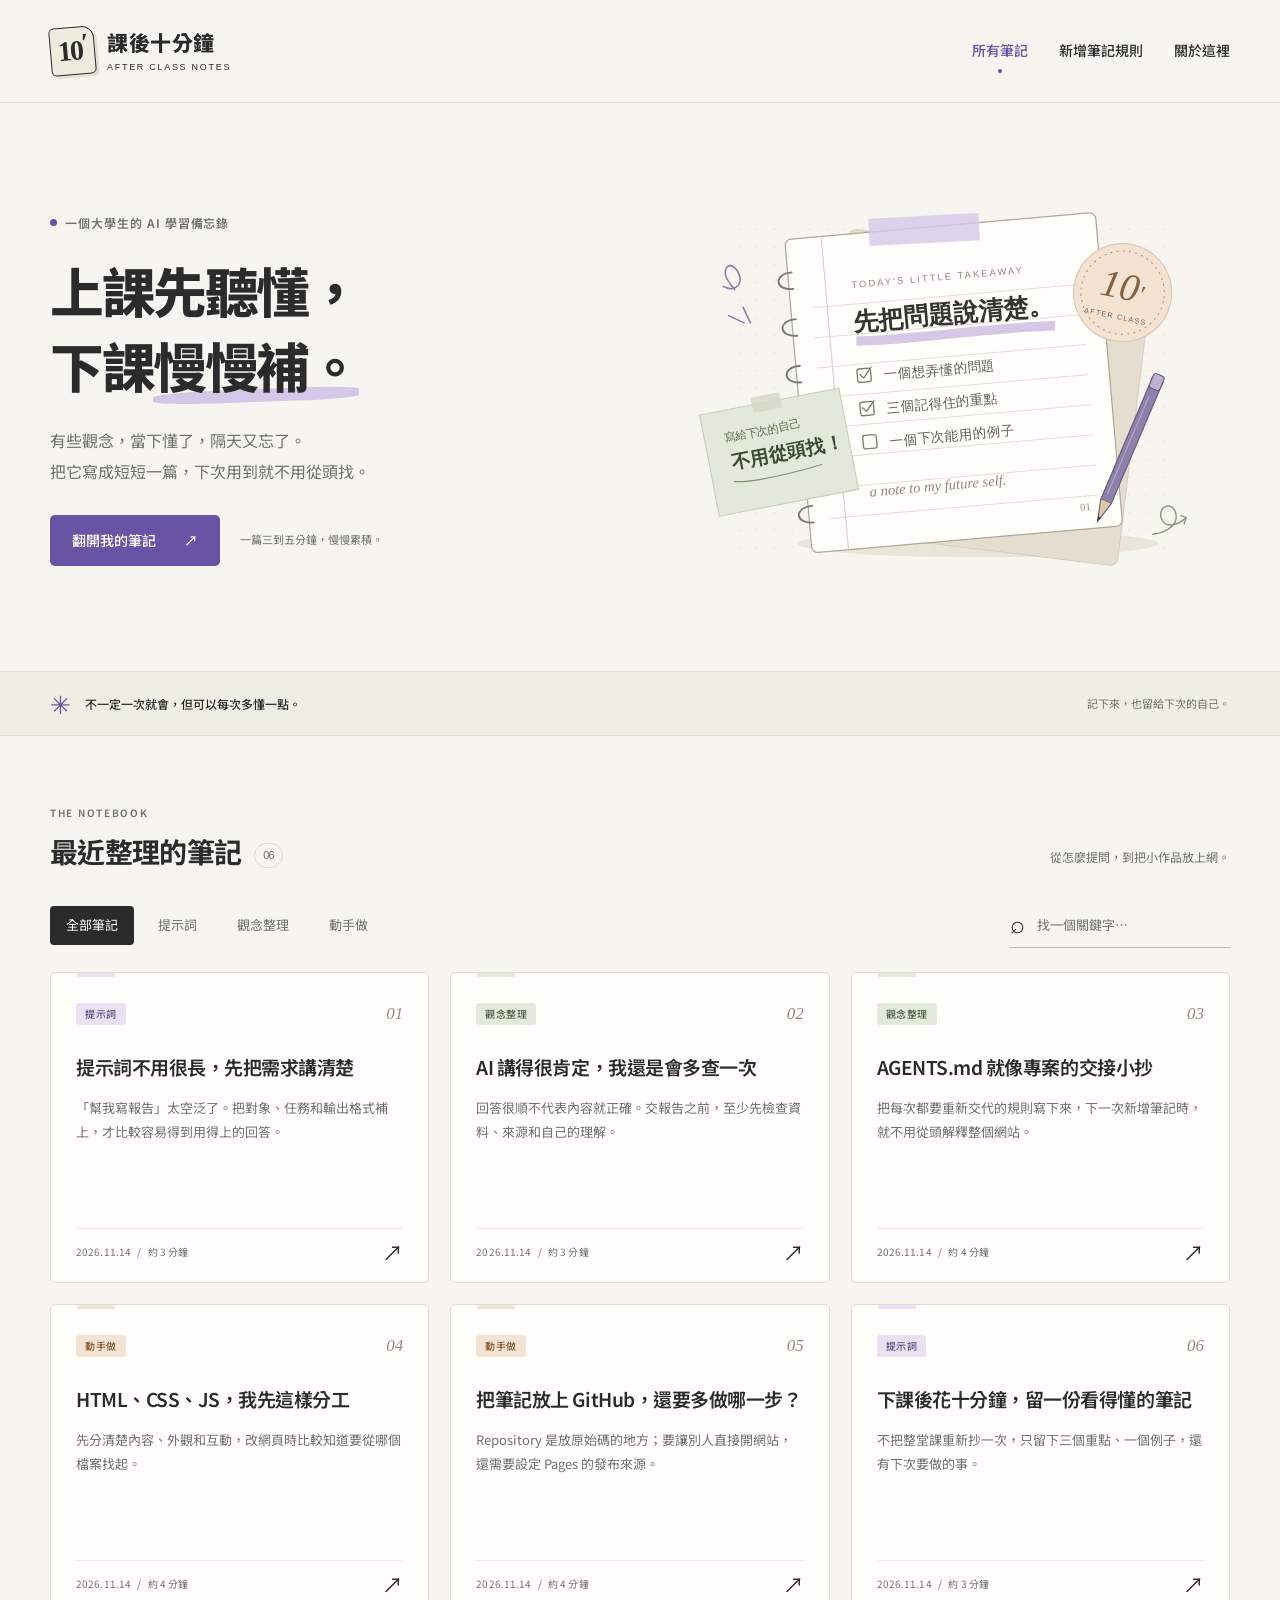
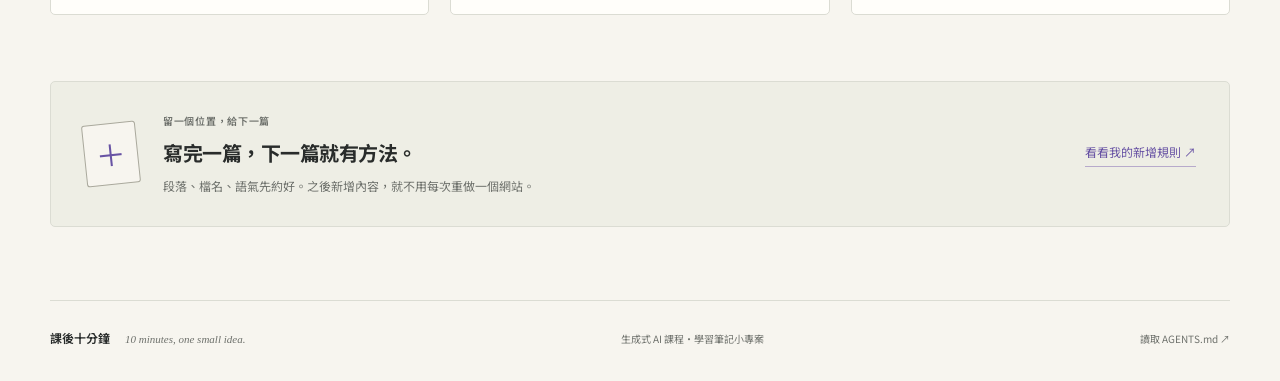
<file: index.html>
<!doctype html>
<html lang="zh-Hant">
<head>
  <meta charset="utf-8"><meta name="viewport" content="width=device-width, initial-scale=1">
  <title>課後十分鐘｜AI 學習筆記</title>
  <meta name="description" content="把生成式 AI 課堂裡容易忘記的觀念，寫成下課後看得懂的小筆記。">
  <meta name="theme-color" content="#f7f5ef">
  <link rel="icon" href="./assets/favicon.svg" type="image/svg+xml"><link rel="stylesheet" href="./assets/styles.css">
  <script src="./content/notes.js" defer></script><script src="./assets/app.js" defer></script>
</head>
<body data-page="home">
  <a class="skip-link" href="#main">跳到主要內容</a>
  <header class="site-header"><div class="shell header-inner">
    <a class="brand" href="./index.html" aria-label="課後十分鐘首頁"><span class="brand-icon" aria-hidden="true">10<span>′</span></span><span>課後十分鐘<span class="brand-sub">AFTER CLASS NOTES</span></span></a>
    <nav aria-label="主要導覽"><a href="./index.html#notes" aria-current="page">所有筆記</a><a href="./rules.html">新增筆記規則</a><a href="./about.html">關於這裡</a></nav>
  </div></header>
  <main id="main">
    <section class="hero shell">
      <div class="hero-copy"><p class="eyebrow"><span class="small-dot"></span> 一個大學生的 AI 學習備忘錄</p>
        <h1>上課先聽懂，<br>下課<span class="underlined">慢慢補。</span></h1>
        <p class="hero-description">有些觀念，當下懂了，隔天又忘了。<br>把它寫成短短一篇，下次用到就不用從頭找。</p>
        <div class="hero-actions"><a class="button primary" href="#notes">翻開我的筆記 <span aria-hidden="true">↗</span></a><span class="small-note">一篇三到五分鐘，慢慢累積。</span></div>
      </div>
      <div class="hero-art"><img src="./assets/notebook.svg" width="540" height="410" alt="手寫筆記插圖：一個問題、三個重點、一個例子，整理成下次用得上的小筆記。"></div>
    </section>
    <div class="note-strip"><div class="shell strip-inner"><p><span class="spark" aria-hidden="true">✳</span> 不一定一次就會，但可以每次多懂一點。</p><span>記下來，也留給下次的自己。</span></div></div>
    <section class="notes-section shell" id="notes" aria-labelledby="notes-heading">
      <div class="section-heading"><div><p class="eyebrow">THE NOTEBOOK</p><h2 id="notes-heading">最近整理的筆記<span id="total-count" class="count"></span></h2></div><p>從怎麼提問，到把小作品放上網。</p></div>
      <div class="tools-bar"><div class="filters" role="group" aria-label="依分類篩選"><button class="filter active" type="button" data-category="全部" aria-pressed="true">全部筆記</button><button class="filter" type="button" data-category="提示詞" aria-pressed="false">提示詞</button><button class="filter" type="button" data-category="觀念整理" aria-pressed="false">觀念整理</button><button class="filter" type="button" data-category="動手做" aria-pressed="false">動手做</button></div>
        <label class="search-box"><span aria-hidden="true">⌕</span><span class="visually-hidden">搜尋筆記</span><input id="search" type="search" placeholder="找一個關鍵字…" autocomplete="off"></label></div>
      <p class="search-status" id="search-status" aria-live="polite"></p>
      <div class="notes-grid" id="notes-grid"></div>
      <div class="empty-state" id="empty-state" hidden><span aria-hidden="true">⌕</span><h3>這頁還是空白的。</h3><p>換個關鍵字試試，或回到全部筆記。</p><button class="button secondary" id="reset-search" type="button">清除搜尋與分類</button></div>
      <noscript><p>搜尋功能需要 JavaScript。你仍可閱讀<a href="./rules.html">新增筆記規則</a>與<a href="./about.html">網站介紹</a>。</p></noscript>
    </section>
    <section class="extension shell"><div class="extension-symbol" aria-hidden="true">＋</div><div><p class="eyebrow">留一個位置，給下一篇</p><h2>寫完一篇，下一篇就有方法。</h2><p>段落、檔名、語氣先約好。之後新增內容，就不用每次重做一個網站。</p></div><a class="text-link" href="./rules.html">看看我的新增規則 <span aria-hidden="true">↗</span></a></section>
  </main>
  <footer class="site-footer shell"><a class="footer-name" href="./index.html">課後十分鐘 <span>10 minutes, one small idea.</span></a><p>生成式 AI 課程・學習筆記小專案</p><a href="./AGENTS.md">讀取 AGENTS.md ↗</a></footer>
</body></html>
</file>
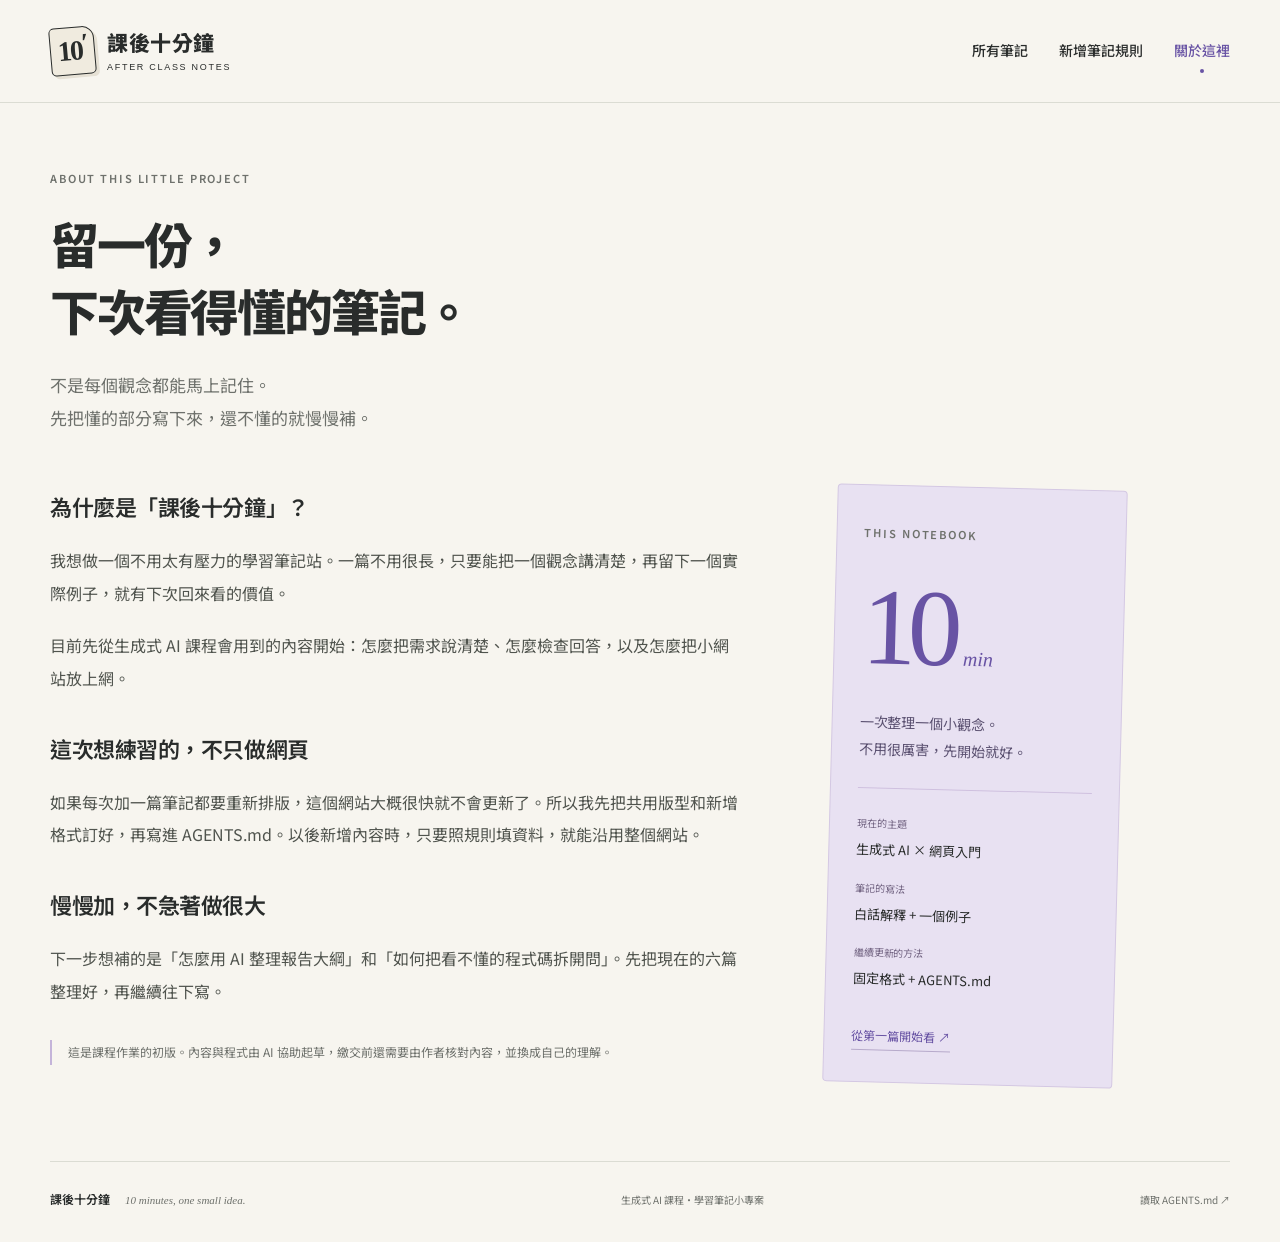
<file: about.html>
<!doctype html><html lang="zh-Hant"><head><meta charset="utf-8"><meta name="viewport" content="width=device-width, initial-scale=1"><title>關於這裡｜課後十分鐘</title><meta name="description" content="為什麼想做一個課後筆記網站，以及接下來想慢慢完成的事。"><link rel="icon" href="./assets/favicon.svg" type="image/svg+xml"><link rel="stylesheet" href="./assets/styles.css"></head>
<body><a class="skip-link" href="#main">跳到主要內容</a><header class="site-header"><div class="shell header-inner"><a class="brand" href="./index.html"><span class="brand-icon" aria-hidden="true">10<span>′</span></span><span>課後十分鐘<span class="brand-sub">AFTER CLASS NOTES</span></span></a><nav aria-label="主要導覽"><a href="./index.html#notes">所有筆記</a><a href="./rules.html">新增筆記規則</a><a href="./about.html" aria-current="page">關於這裡</a></nav></div></header>
<main id="main" class="shell prose-page"><p class="eyebrow">ABOUT THIS LITTLE PROJECT</p><h1>留一份，<br>下次看得懂的筆記。</h1><p class="lead">不是每個觀念都能馬上記住。<br>先把懂的部分寫下來，還不懂的就慢慢補。</p>
<div class="about-layout"><div class="prose"><h2>為什麼是「課後十分鐘」？</h2><p>我想做一個不用太有壓力的學習筆記站。一篇不用很長，只要能把一個觀念講清楚，再留下一個實際例子，就有下次回來看的價值。</p><p>目前先從生成式 AI 課程會用到的內容開始：怎麼把需求說清楚、怎麼檢查回答，以及怎麼把小網站放上網。</p><h2>這次想練習的，不只做網頁</h2><p>如果每次加一篇筆記都要重新排版，這個網站大概很快就不會更新了。所以我先把共用版型和新增格式訂好，再寫進 AGENTS.md。以後新增內容時，只要照規則填資料，就能沿用整個網站。</p><h2>慢慢加，不急著做很大</h2><p>下一步想補的是「怎麼用 AI 整理報告大綱」和「如何把看不懂的程式碼拆開問」。先把現在的六篇整理好，再繼續往下寫。</p><p class="margin-note">這是課程作業的初版。內容與程式由 AI 協助起草，繳交前還需要由作者核對內容，並換成自己的理解。</p></div><aside class="about-card"><span class="eyebrow">THIS NOTEBOOK</span><div class="large-ten">10<span>min</span></div><p>一次整理一個小觀念。<br>不用很厲害，先開始就好。</p><hr><dl><dt>現在的主題</dt><dd>生成式 AI × 網頁入門</dd><dt>筆記的寫法</dt><dd>白話解釋 + 一個例子</dd><dt>繼續更新的方法</dt><dd>固定格式 + AGENTS.md</dd></dl><a class="text-link" href="./index.html#notes">從第一篇開始看 ↗</a></aside></div></main>
<footer class="site-footer shell"><a class="footer-name" href="./index.html">課後十分鐘 <span>10 minutes, one small idea.</span></a><p>生成式 AI 課程・學習筆記小專案</p><a href="./AGENTS.md">讀取 AGENTS.md ↗</a></footer></body></html>
</file>
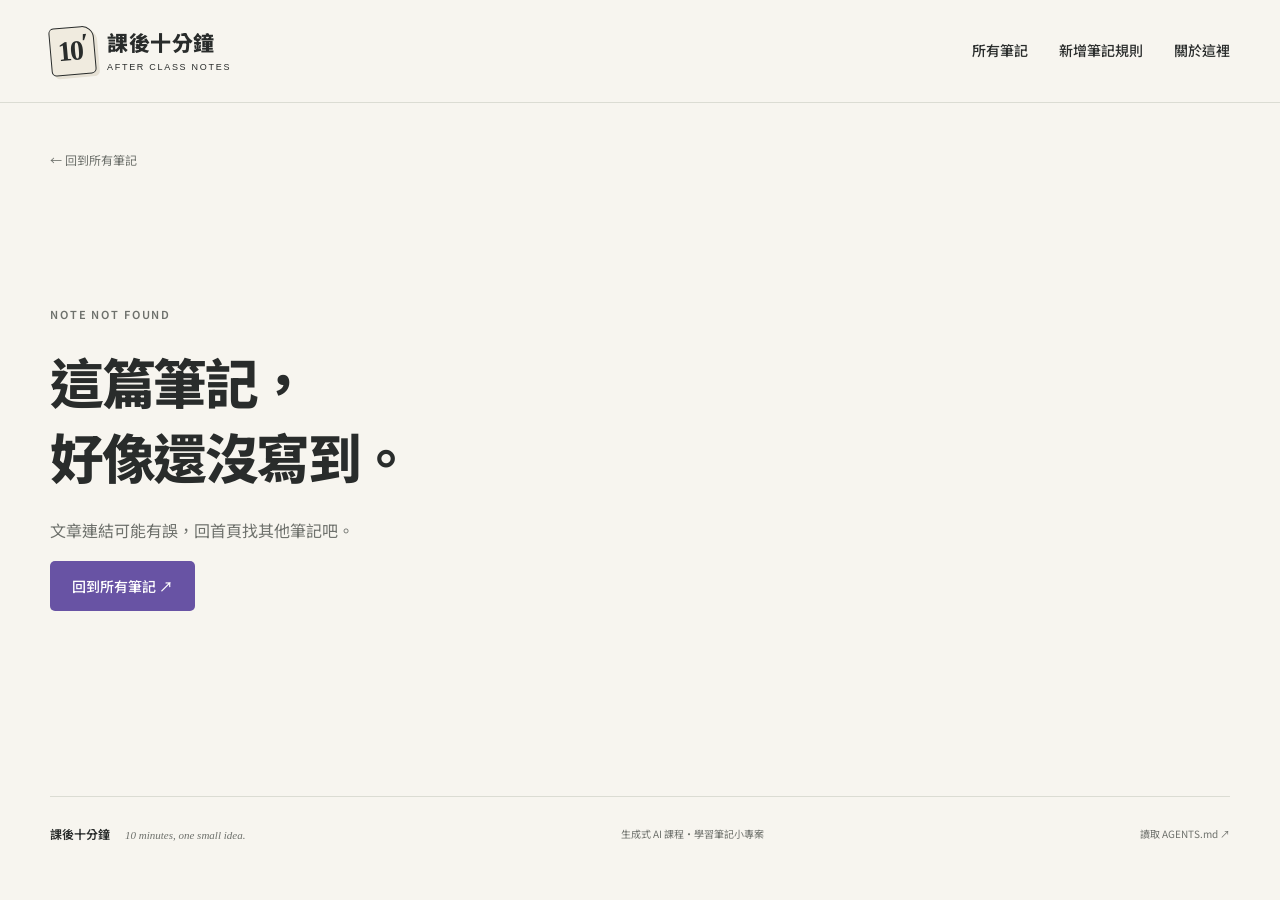
<file: note.html>
<!doctype html><html lang="zh-Hant"><head><meta charset="utf-8"><meta name="viewport" content="width=device-width, initial-scale=1"><title>閱讀筆記｜課後十分鐘</title><meta name="description" content="課後十分鐘：用自己的話整理 AI 課程中的小觀念。"><meta name="theme-color" content="#f7f5ef"><link rel="icon" href="./assets/favicon.svg" type="image/svg+xml"><link rel="stylesheet" href="./assets/styles.css"><script src="./content/notes.js" defer></script><script src="./assets/app.js" defer></script></head>
<body data-page="note"><a class="skip-link" href="#main">跳到主要內容</a><header class="site-header"><div class="shell header-inner"><a class="brand" href="./index.html"><span class="brand-icon" aria-hidden="true">10<span>′</span></span><span>課後十分鐘<span class="brand-sub">AFTER CLASS NOTES</span></span></a><nav aria-label="主要導覽"><a href="./index.html#notes">所有筆記</a><a href="./rules.html">新增筆記規則</a><a href="./about.html">關於這裡</a></nav></div></header>
<main id="main" class="shell article-shell"><a href="./index.html#notes" class="back-link">← 回到所有筆記</a><div id="article-content"><p class="loading">正在翻開筆記…</p><noscript>文章需要 JavaScript 才能載入。</noscript></div></main>
<div class="toast" id="toast" role="status" aria-live="polite"></div><footer class="site-footer shell"><a class="footer-name" href="./index.html">課後十分鐘 <span>10 minutes, one small idea.</span></a><p>生成式 AI 課程・學習筆記小專案</p><a href="./AGENTS.md">讀取 AGENTS.md ↗</a></footer></body></html>
</file>
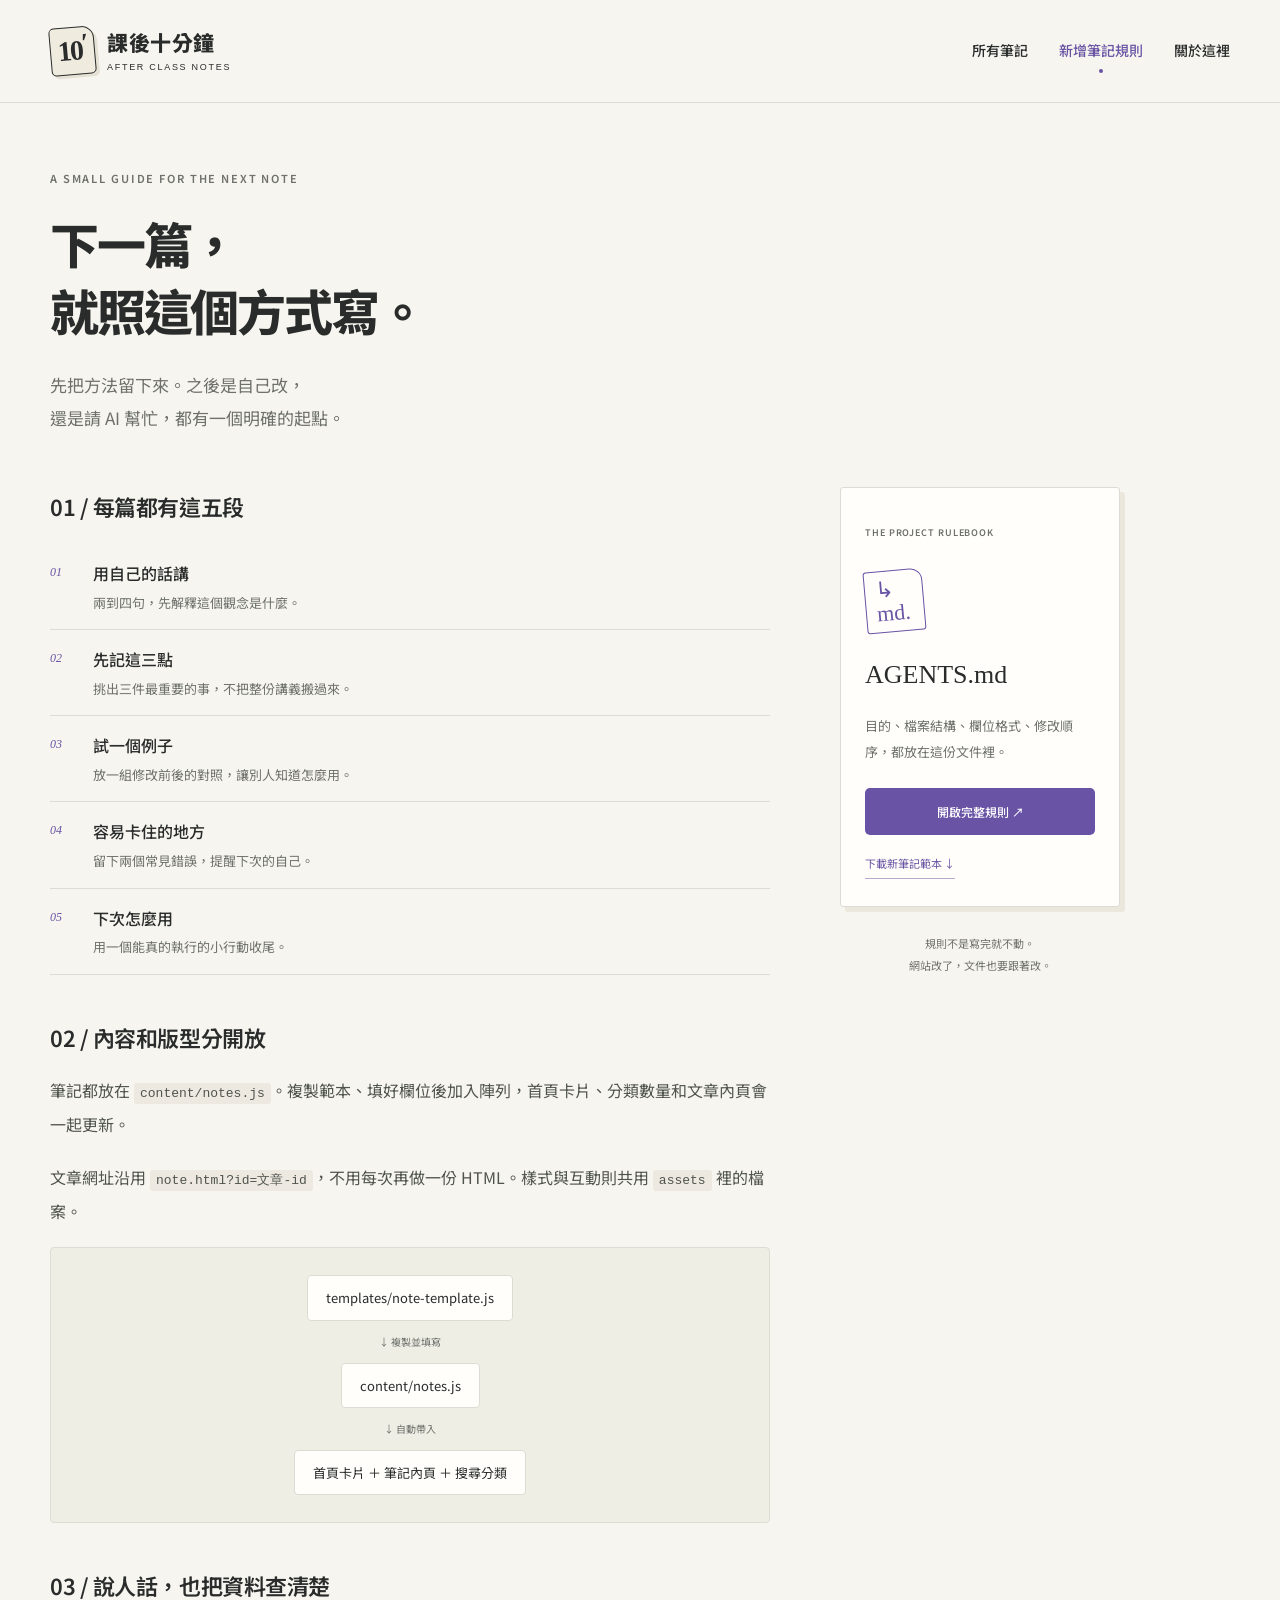
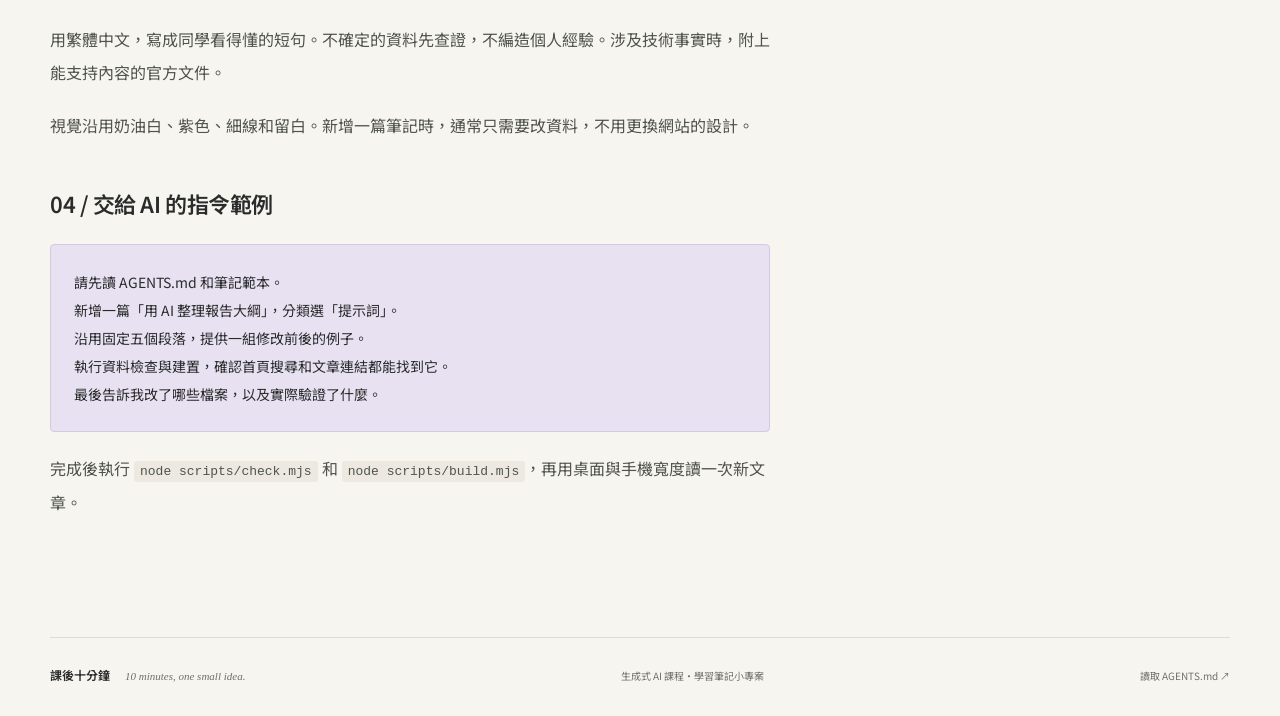
<file: rules.html>
<!doctype html><html lang="zh-Hant"><head><meta charset="utf-8"><meta name="viewport" content="width=device-width, initial-scale=1"><title>新增筆記規則｜課後十分鐘</title><meta name="description" content="同一套格式，繼續寫下一篇：課後十分鐘的內容規則、檔案位置與 AI 任務範例。"><link rel="icon" href="./assets/favicon.svg" type="image/svg+xml"><link rel="stylesheet" href="./assets/styles.css"></head>
<body><a class="skip-link" href="#main">跳到主要內容</a><header class="site-header"><div class="shell header-inner"><a class="brand" href="./index.html"><span class="brand-icon" aria-hidden="true">10<span>′</span></span><span>課後十分鐘<span class="brand-sub">AFTER CLASS NOTES</span></span></a><nav aria-label="主要導覽"><a href="./index.html#notes">所有筆記</a><a href="./rules.html" aria-current="page">新增筆記規則</a><a href="./about.html">關於這裡</a></nav></div></header>
<main id="main" class="shell prose-page"><p class="eyebrow">A SMALL GUIDE FOR THE NEXT NOTE</p><h1>下一篇，<br>就照這個方式寫。</h1><p class="lead">先把方法留下來。之後是自己改，<br>還是請 AI 幫忙，都有一個明確的起點。</p>
<div class="rule-layout"><div class="prose"><section><h2>01 / 每篇都有這五段</h2><ol class="rule-list"><li><strong>用自己的話講</strong><span>兩到四句，先解釋這個觀念是什麼。</span></li><li><strong>先記這三點</strong><span>挑出三件最重要的事，不把整份講義搬過來。</span></li><li><strong>試一個例子</strong><span>放一組修改前後的對照，讓別人知道怎麼用。</span></li><li><strong>容易卡住的地方</strong><span>留下兩個常見錯誤，提醒下次的自己。</span></li><li><strong>下次怎麼用</strong><span>用一個能真的執行的小行動收尾。</span></li></ol></section><section><h2>02 / 內容和版型分開放</h2><p>筆記都放在 <code>content/notes.js</code>。複製範本、填好欄位後加入陣列，首頁卡片、分類數量和文章內頁會一起更新。</p><p>文章網址沿用 <code>note.html?id=文章-id</code>，不用每次再做一份 HTML。樣式與互動則共用 <code>assets</code> 裡的檔案。</p><div class="file-map"><span>templates/note-template.js</span><span aria-hidden="true">↓ 複製並填寫</span><span>content/notes.js</span><span aria-hidden="true">↓ 自動帶入</span><span>首頁卡片 ＋ 筆記內頁 ＋ 搜尋分類</span></div></section><section><h2>03 / 說人話，也把資料查清楚</h2><p>用繁體中文，寫成同學看得懂的短句。不確定的資料先查證，不編造個人經驗。涉及技術事實時，附上能支持內容的官方文件。</p><p>視覺沿用奶油白、紫色、細線和留白。新增一篇筆記時，通常只需要改資料，不用更換網站的設計。</p></section><section><h2>04 / 交給 AI 的指令範例</h2><pre class="task-example">請先讀 AGENTS.md 和筆記範本。
新增一篇「用 AI 整理報告大綱」，分類選「提示詞」。
沿用固定五個段落，提供一組修改前後的例子。
執行資料檢查與建置，確認首頁搜尋和文章連結都能找到它。
最後告訴我改了哪些檔案，以及實際驗證了什麼。</pre><p>完成後執行 <code>node scripts/check.mjs</code> 和 <code>node scripts/build.mjs</code>，再用桌面與手機寬度讀一次新文章。</p></section></div><aside class="rules-aside"><div class="paper-note"><span class="eyebrow">THE PROJECT RULEBOOK</span><div class="document-icon" aria-hidden="true">↳<br>md.</div><h2>AGENTS.md</h2><p>目的、檔案結構、欄位格式、修改順序，都放在這份文件裡。</p><a class="button primary" href="./AGENTS.md">開啟完整規則 ↗</a><a class="text-link template-link" href="./templates/note-template.js" download>下載新筆記範本 ↓</a></div><p class="aside-note">規則不是寫完就不動。<br>網站改了，文件也要跟著改。</p></aside></div></main>
<footer class="site-footer shell"><a class="footer-name" href="./index.html">課後十分鐘 <span>10 minutes, one small idea.</span></a><p>生成式 AI 課程・學習筆記小專案</p><a href="./AGENTS.md">讀取 AGENTS.md ↗</a></footer></body></html>
</file>
<file: assets/styles.css>
@import url('https://fonts.googleapis.com/css2?family=Noto+Sans+TC:wght@400;500;600;700;800;900&display=swap');

:root{--paper:#f7f5ef;--ink:#292c2b;--muted:#6e716c;--purple:#6853a4;--purple-dark:#59418e;--lilac:#e8e1f2;--peach:#f4e2d2;--sage:#e2e8da;--line:#dbdcd3;--white:#fffefa;--radius:5px;--font:'Noto Sans TC','Microsoft JhengHei',sans-serif}
*{box-sizing:border-box}html{scroll-behavior:smooth;scroll-padding-top:28px}body{margin:0;background:var(--paper);color:var(--ink);font-family:var(--font);font-size:16px;line-height:1.8;-webkit-font-smoothing:antialiased}a{color:inherit;text-decoration:none}button,input{font:inherit}button,a,input{-webkit-tap-highlight-color:transparent}button{cursor:pointer}button:disabled{cursor:default}a:focus-visible,button:focus-visible,input:focus-visible{outline:3px solid var(--purple);outline-offset:5px}::selection{background:var(--lilac)}.shell{width:min(1180px,calc(100% - 96px));margin-inline:auto}.site-header{border-bottom:1px solid var(--line)}.header-inner{min-height:102px;display:flex;align-items:center;justify-content:space-between;gap:24px}.brand{display:inline-flex;align-items:center;gap:12px;font-size:21px;font-weight:800;line-height:1.3;letter-spacing:.025em}.brand-icon{width:45px;height:48px;border:1.6px solid var(--ink);border-radius:5px 12px 5px 5px;display:flex;align-items:center;justify-content:center;font-family:Georgia,serif;font-size:28px;letter-spacing:-2px;transform:rotate(-5deg);background:#f0ebdf;box-shadow:3px 3px 0 #e6e1d5}.brand-icon span{font-size:26px;align-self:flex-start;line-height:1.2}.brand-sub{display:block;font-family:Arial,sans-serif;font-size:9px;letter-spacing:.19em;font-weight:500;margin-top:6px}.header-inner nav{display:flex;gap:31px;font-size:14px;font-weight:500;align-items:center}.header-inner nav a{position:relative;padding:9px 0}.header-inner nav a:hover,.header-inner nav a[aria-current]{color:var(--purple)}.header-inner nav a[aria-current]:after{content:'';position:absolute;bottom:0;left:calc(50% - 2px);width:4px;height:4px;background:var(--purple);border-radius:50%}.hero{display:grid;grid-template-columns:1.04fr 1fr;gap:32px;padding-top:72px;padding-bottom:69px;align-items:center}.eyebrow{font-size:11px;letter-spacing:.17em;font-weight:600;margin:0 0 20px;color:var(--muted)}.hero .eyebrow{letter-spacing:.08em;font-size:12px;display:flex;align-items:center;gap:8px}.small-dot{width:7px;height:7px;border-radius:50%;background:var(--purple);display:inline-block}h1,h2,h3,p{margin-top:0}h1{font-size:clamp(42px,4.2vw,60px);font-weight:800;letter-spacing:-.045em;line-height:1.38;margin-bottom:23px}.underlined{position:relative;white-space:nowrap;z-index:0}.underlined:after{content:'';position:absolute;bottom:1px;left:0;width:100%;height:13px;background:#d4c7e8;z-index:-1;transform:rotate(-2deg);border-radius:40% 25% 30% 30%}.hero-description{color:var(--muted);font-size:16px;line-height:1.95;margin-bottom:28px}.hero-actions{display:flex;align-items:center;gap:20px}.button{display:inline-flex;align-items:center;justify-content:center;gap:28px;padding:13px 21px;border:1px solid transparent;border-radius:var(--radius);font-size:14px;font-weight:500;line-height:1.6;transition:background .18s,transform .18s}.button:hover{transform:translateY(-2px)}.primary{background:var(--purple);color:white}.primary:hover{background:var(--purple-dark)}.secondary{border-color:var(--line);background:var(--white);color:var(--ink)}.small-note{font-size:11px;color:var(--muted)}.hero-art img{width:100%;height:auto;display:block}.note-strip{border-top:1px solid var(--line);border-bottom:1px solid var(--line);background:#eeeee5}.strip-inner{min-height:63px;display:flex;align-items:center;justify-content:space-between;gap:20px;font-size:12px}.strip-inner p{margin:0;display:flex;align-items:center;gap:14px;font-weight:500}.spark{font-size:25px;color:var(--purple);line-height:1}.strip-inner>span{font-size:11px;color:var(--muted)}.notes-section{padding-top:68px;padding-bottom:66px;scroll-margin-top:25px}.section-heading{display:flex;align-items:flex-end;justify-content:space-between;gap:20px;margin-bottom:31px}.section-heading .eyebrow{font-size:10px;margin-bottom:8px}.section-heading h2{font-size:28px;letter-spacing:-.025em;line-height:1.5;margin:0}.section-heading>p{font-size:12px;color:var(--muted);margin-bottom:5px}.count{display:inline-flex;align-items:center;justify-content:center;min-width:29px;height:25px;border:1px solid var(--line);border-radius:16px;font-family:Arial,sans-serif;font-size:11px;font-weight:400;margin-left:13px;vertical-align:middle;color:var(--muted)}.tools-bar{display:flex;align-items:center;justify-content:space-between;gap:20px;padding-bottom:24px}.filters{display:flex;gap:8px;flex-wrap:wrap}.filter{border:1px solid transparent;background:transparent;border-radius:4px;padding:8px 15px;line-height:1.6;font-size:13px;color:var(--muted);transition:.18s}.filter:hover{background:#eeebe3}.filter.active{background:var(--ink);color:var(--white)}.search-box{display:flex;align-items:center;gap:8px;border-bottom:1px solid #bbbdaf;padding:7px 0;min-width:220px}.search-box>span:first-child{font-family:Arial,sans-serif;font-size:25px;line-height:1}.search-box input{width:100%;border:0;background:transparent;padding:3px 4px;color:var(--ink);font-size:13px;min-width:0}.search-box input::placeholder{color:#73766d}.search-status{font-size:12px;color:var(--muted);margin-bottom:16px}.search-status:empty{display:none}.notes-grid{display:grid;grid-template-columns:repeat(3,1fr);gap:21px}.note-card{position:relative;display:flex;flex-direction:column;background:var(--white);border:1px solid var(--line);border-radius:var(--radius);padding:26px 25px 19px;min-height:311px;transition:transform .18s,border-color .18s,box-shadow .18s;overflow:hidden}.note-card:hover{transform:translateY(-4px);border-color:#b6a8cd;box-shadow:0 7px 0 #eae7df}.note-card:before{content:'';width:38px;height:4px;background:var(--lilac);position:absolute;top:0;left:26px}.note-card.cat-concept:before{background:var(--sage)}.note-card.cat-build:before{background:var(--peach)}.card-top{display:flex;align-items:center;justify-content:space-between;margin-bottom:22px}.tag{display:inline-block;line-height:1.6;font-size:10px;font-weight:500;letter-spacing:.05em;padding:3px 9px;border-radius:3px;background:var(--lilac);color:#5e4d82}.cat-concept .tag,.tag.cat-concept{background:var(--sage);color:#4e644a}.cat-build .tag,.tag.cat-build{background:var(--peach);color:#865b36}.card-number{font-family:Georgia,serif;font-size:17px;color:#8c8d81;font-style:italic}.note-card h3{font-size:19px;font-weight:600;line-height:1.7;letter-spacing:-.025em;margin-bottom:12px}.note-card>p{font-size:13px;color:var(--muted);line-height:1.9;margin-bottom:24px}.card-footer{display:flex;align-items:center;justify-content:space-between;border-top:1px solid #e9e9e1;margin-top:auto;padding-top:13px;font-size:10px;color:var(--muted);letter-spacing:.01em}.card-arrow{font-size:21px;line-height:1;color:var(--ink)}.extension{border:1px solid var(--line);background:#eeeee5;display:flex;align-items:center;gap:25px;padding:30px 33px;margin-bottom:73px;border-radius:var(--radius)}.extension-symbol{width:54px;height:62px;border:1px solid #aaa99d;display:flex;align-items:center;justify-content:center;font-size:30px;color:var(--purple);border-radius:3px;transform:rotate(-6deg);flex-shrink:0;background:var(--paper)}.extension .eyebrow{font-size:10px;letter-spacing:.07em;margin-bottom:5px}.extension h2{font-size:20px;letter-spacing:-.025em;margin-bottom:4px}.extension p:not(.eyebrow){font-size:12px;color:var(--muted);margin-bottom:0}.extension>.text-link{margin-left:auto;flex-shrink:0;font-size:12px}.text-link{display:inline-block;color:var(--purple);border-bottom:1px solid #b7aacb;padding-bottom:4px;font-size:14px}.text-link:hover{color:var(--purple-dark);border-color:var(--purple-dark)}.site-footer{border-top:1px solid var(--line);padding:26px 0 31px;display:flex;align-items:center;justify-content:space-between;gap:20px;font-size:10px;color:var(--muted)}.footer-name{font-size:12px;color:var(--ink);font-weight:600}.footer-name span{font-family:Georgia,serif;font-size:11px;color:var(--muted);margin-left:12px;font-weight:400;font-style:italic}.site-footer p{margin:0}.site-footer>a:last-child:hover{color:var(--purple)}.empty-state{text-align:center;padding:54px 20px 60px;border:1px dashed var(--line);border-radius:var(--radius)}.empty-state>span{font-size:40px;color:var(--purple);display:block}.empty-state h3{font-size:22px;margin-bottom:8px}.empty-state p{font-size:14px;color:var(--muted);margin-bottom:25px}.visually-hidden{position:absolute;width:1px;height:1px;padding:0;margin:-1px;overflow:hidden;clip:rect(0,0,0,0);white-space:nowrap;border:0}.skip-link{position:absolute;left:20px;top:-70px;background:var(--purple);color:white;padding:10px 20px;z-index:10}.skip-link:focus{top:10px}[hidden]{display:none!important}
/* 共用文章版型 */
.article-shell{padding-top:41px;padding-bottom:75px}.back-link{font-size:12px;color:var(--muted);display:inline-block;margin-bottom:44px}.back-link:hover{color:var(--purple)}.article-header{max-width:850px;margin-bottom:44px}.article-meta{display:flex;align-items:center;gap:14px;color:var(--muted);font-size:11px;margin-bottom:18px}.article-header h1{font-size:clamp(30px,3.8vw,45px);line-height:1.5;margin-bottom:19px;max-width:850px}.article-summary{color:var(--muted);font-size:17px;max-width:760px}.article-layout{display:grid;grid-template-columns:minmax(0,740px) 240px;gap:75px;align-items:start}.article-main{min-width:0}.takeaway{display:flex;gap:16px;padding:21px 23px;background:var(--lilac);border-left:3px solid var(--purple);margin-bottom:37px;font-size:16px;line-height:1.8}.takeaway>span{color:var(--purple);font-size:21px;line-height:1.5}.takeaway p{margin:0}.article-section{margin-bottom:36px;scroll-margin-top:25px}.article-section h2{font-size:21px;font-weight:600;display:flex;align-items:center;gap:12px;margin-bottom:16px}.section-num{font-family:Georgia,serif;color:var(--purple);font-size:13px;font-style:italic;font-weight:400}.article-section p,.article-section li{font-size:16px;line-height:2;color:#4c504a}.article-section ol,.article-section ul{padding-left:24px}.article-section li{margin-bottom:10px;padding-left:5px}.example-label{font-size:11px!important;letter-spacing:.06em;color:var(--muted)!important;margin-bottom:8px}.example-before{background:#eeede6;border:1px solid var(--line);border-radius:4px;padding:18px 20px;white-space:pre-wrap;font-size:14px;line-height:1.9;overflow-wrap:anywhere;margin:0 0 17px}.example-after{border:1px solid #cfc4e0;border-radius:4px;background:#f0ecf6;overflow:hidden}.example-bar{padding:11px 19px;display:flex;align-items:center;justify-content:space-between;border-bottom:1px solid #d9d0e6;font-size:11px;color:var(--purple)}.copy-button{border:1px solid #bfb1d3;background:transparent;color:var(--purple);padding:5px 10px;border-radius:3px;font-size:11px}.copy-button:hover{background:#e4dcee}.example-after pre{padding:19px 20px;margin:0;white-space:pre-wrap;font-family:var(--font);font-size:14px;line-height:2;overflow-wrap:anywhere}.example-caption{font-size:12px!important;color:var(--muted)!important;margin-top:12px;line-height:1.8!important}.next-step{padding:20px 23px;background:var(--sage);border:1px solid #d3ddc8;border-radius:4px}.next-step p{margin:0}.sources{padding-top:22px;border-top:1px solid var(--line);margin-top:40px}.sources h2{font-size:14px}.sources a{font-size:12px;text-decoration:underline;text-underline-offset:4px;color:var(--purple);overflow-wrap:anywhere}.sources p{font-size:12px;color:var(--muted)}.article-aside{position:sticky;top:35px;border-top:1px solid var(--line);padding-top:20px}.article-aside .eyebrow{margin-bottom:15px}.article-aside nav{display:flex;flex-direction:column;gap:11px;font-size:12px;color:var(--muted)}.article-aside a:hover{color:var(--purple)}.aside-caption{font-family:Georgia,serif;font-style:italic;color:#8a887d;font-size:16px;line-height:1.6;margin-top:30px;padding-top:20px;border-top:1px solid var(--line)}.related{margin-top:55px;padding-top:27px;border-top:1px solid var(--line)}.related h2{font-size:18px;margin-bottom:18px}.related-links{display:grid;grid-template-columns:1fr 1fr;gap:15px}.related-links a{padding:18px 20px;border:1px solid var(--line);border-radius:4px;background:var(--white);font-size:14px;display:flex;justify-content:space-between;gap:20px}.related-links a:hover{border-color:var(--purple);color:var(--purple)}.toast{position:fixed;bottom:28px;left:50%;transform:translateX(-50%);background:var(--ink);color:var(--white);padding:12px 22px;border-radius:5px;font-size:13px;opacity:0;pointer-events:none;transition:opacity .2s;z-index:20;max-width:90vw;width:max-content}.toast.visible{opacity:1}.loading{font-size:16px;color:var(--muted)}.not-found{padding-top:90px;padding-bottom:110px}.not-found p:not(.eyebrow){color:var(--muted)}
/* 關於與規則頁 */
.prose-page{padding-top:66px;padding-bottom:76px}.prose-page>.eyebrow{margin-bottom:20px}.prose-page>h1{font-size:49px;margin-bottom:24px}.lead{font-size:17px;color:var(--muted);line-height:1.95;margin-bottom:53px}.about-layout{display:grid;grid-template-columns:minmax(0,690px) 290px;gap:90px;align-items:start}.prose h2{font-size:22px;font-weight:600;letter-spacing:-.02em;margin-top:34px;margin-bottom:17px}.prose h2:first-child{margin-top:0}.prose p{font-size:16px;line-height:2.05;color:#50544e;margin-bottom:20px}.prose .margin-note{font-size:12px;border-left:2px solid #c4b4d9;padding-left:16px;color:var(--muted);margin-top:33px}.about-card{background:var(--lilac);border:1px solid #d4c8e3;padding:31px 27px;border-radius:4px;transform:rotate(1.5deg)}.large-ten{font-family:Georgia,serif;font-size:109px;line-height:1.15;letter-spacing:-.08em;color:var(--purple);margin:19px 0}.large-ten span{font-size:20px;font-style:italic;letter-spacing:0;margin-left:10px}.about-card>p{font-size:14px;color:#5b5171;line-height:1.9}.about-card hr{border:0;border-top:1px solid #cfc0df;margin:26px 0}.about-card dl{margin-bottom:29px}.about-card dt{font-size:10px;color:#746684;margin-bottom:5px}.about-card dd{font-size:13px;margin:0 0 18px}.about-card .text-link{font-size:12px}.rule-layout{display:grid;grid-template-columns:minmax(0,720px) 280px;gap:70px;align-items:start}.rule-layout .prose section{margin-bottom:43px}.rule-list{list-style:none;padding-left:0;counter-reset:steps}.rule-list li{display:flex;flex-direction:column;position:relative;padding:15px 15px 15px 43px;border-bottom:1px solid var(--line);counter-increment:steps}.rule-list li:before{content:counter(steps,decimal-leading-zero);position:absolute;left:0;top:18px;font-size:12px;color:var(--purple);font-family:Georgia,serif;font-style:italic}.rule-list strong{font-size:16px;font-weight:500}.rule-list li span{font-size:13px;color:var(--muted);margin-top:3px}.prose code{font-family:Consolas,monospace;background:#ede9e0;padding:3px 6px;border-radius:3px;font-size:13px;overflow-wrap:anywhere}.file-map{display:flex;flex-direction:column;align-items:center;padding:27px 15px;background:#eeeee5;border:1px solid var(--line);border-radius:4px;gap:12px}.file-map span{font-family:Consolas,var(--font);font-size:13px}.file-map span:nth-child(even){font-family:var(--font);font-size:10px;color:var(--muted)}.file-map span:nth-child(odd){background:var(--white);padding:10px 18px;border:1px solid var(--line);border-radius:4px;text-align:center}.task-example{white-space:pre-wrap;overflow-wrap:anywhere;font-family:var(--font);font-size:14px;line-height:2;background:var(--lilac);border:1px solid #d4c8e3;padding:23px;border-radius:4px;margin:20px 0}.rules-aside{position:sticky;top:30px}.paper-note{border:1px solid var(--line);background:var(--white);padding:27px 24px;box-shadow:5px 5px 0 #ebe7dd;border-radius:3px}.paper-note>.eyebrow{font-size:9px;letter-spacing:.1em}.document-icon{border:1px solid var(--purple);color:var(--purple);font-family:Georgia,serif;line-height:1.1;width:59px;border-radius:3px 12px 3px 3px;font-size:22px;padding:6px 10px;transform:rotate(-5deg);margin:26px 0 20px}.paper-note h2{font-family:Georgia,serif;font-size:26px;font-weight:400;margin-bottom:14px}.paper-note p{font-size:13px;color:var(--muted);line-height:1.95;margin-bottom:24px}.paper-note .button{width:100%;font-size:12px;padding-inline:10px;gap:10px}.template-link{font-size:11px;margin-top:19px}.aside-note{font-size:11px;color:var(--muted);line-height:2;margin-top:25px;text-align:center}
@media(min-width:1500px){.hero{padding-top:85px;padding-bottom:85px}.hero h1{font-size:65px}.hero-art{padding-left:12px}}
@media(max-width:1100px){.shell{width:calc(100% - 64px)}.hero{gap:0;padding-top:55px;padding-bottom:55px}.hero h1{font-size:49px}.hero-actions{gap:13px}.small-note{max-width:95px}.notes-grid{gap:17px}.note-card{padding:23px 21px 18px}.note-card h3{font-size:18px}.article-layout{gap:45px;grid-template-columns:minmax(0,1fr) 200px}.about-layout,.rule-layout{gap:45px;grid-template-columns:minmax(0,1fr) 255px}.extension{padding:25px;gap:20px}.extension h2{font-size:18px}.extension p:not(.eyebrow){max-width:430px}}
@media(max-width:800px){.shell{width:calc(100% - 48px)}.header-inner{min-height:90px}.header-inner nav{gap:19px;font-size:12px}.brand{font-size:18px}.brand-icon{width:39px;height:42px;font-size:25px}.brand-sub{font-size:8px}.hero{grid-template-columns:1.1fr 1fr;padding-top:47px;padding-bottom:45px;gap:8px}.hero h1{font-size:40px}.hero .eyebrow{font-size:10px}.hero-description{font-size:13px}.hero-actions .small-note{display:none}.hero-actions .button{font-size:12px;padding:12px 16px}.hero-art{margin-right:-12px}.strip-inner>span{display:none}.notes-section{padding-top:45px;padding-bottom:45px}.section-heading h2{font-size:24px}.section-heading>p{display:none}.notes-grid{grid-template-columns:repeat(2,1fr);gap:18px}.note-card{min-height:302px}.search-box{min-width:180px}.filter{padding:8px 10px;font-size:12px}.filters{gap:3px}.extension{flex-wrap:wrap;margin-bottom:48px}.extension>div:nth-child(2){flex:1}.extension>.text-link{margin-left:74px}.site-footer{flex-wrap:wrap}.site-footer p{display:none}.article-layout{display:block}.article-aside{display:none}.article-header{margin-bottom:30px}.article-main{max-width:760px}.about-layout,.rule-layout{gap:35px;grid-template-columns:minmax(0,1fr) 220px}.prose-page>h1{font-size:42px}.prose-page{padding-top:45px}.lead{margin-bottom:42px}.prose h2{font-size:20px}.about-card{padding:25px 21px}.paper-note{padding:23px 18px}}
@media(max-width:580px){.shell{width:calc(100% - 36px)}.header-inner{min-height:112px;align-items:flex-start;flex-direction:column;justify-content:center;gap:13px;padding-top:15px;padding-bottom:10px}.brand{gap:10px;font-size:19px}.brand-icon{height:38px;width:35px;font-size:23px}.brand-sub{font-size:7px;letter-spacing:.2em;margin-top:4px}.header-inner nav{gap:24px;font-size:12px;width:100%}.header-inner nav a{padding:4px 0 8px}.header-inner nav a[aria-current]:after{left:0;bottom:2px;width:100%;height:1px;border-radius:0}.hero{display:flex;flex-direction:column;padding-top:39px;padding-bottom:15px;gap:5px;align-items:stretch}.hero .eyebrow{margin-bottom:18px;font-size:10px}.hero h1{font-size:43px;margin-bottom:19px}.hero-description{font-size:14px;margin-bottom:23px}.hero-actions .button{font-size:13px;gap:32px}.hero-actions .small-note{display:block;font-size:10px;max-width:105px}.hero-art{max-width:365px;align-self:center;width:100%;margin:-1px 0 -6px}.strip-inner{min-height:58px;font-size:11px;gap:10px}.strip-inner p{gap:10px}.spark{font-size:22px}.notes-section{padding-top:39px;padding-bottom:35px}.section-heading{margin-bottom:23px}.section-heading h2{font-size:24px}.tools-bar{align-items:stretch;flex-direction:column;gap:16px;padding-bottom:21px}.filters{gap:6px}.filter{padding:8px 12px;font-size:12px}.search-box{width:100%;min-width:0}.search-box input{font-size:16px;padding:5px 4px}.notes-grid{grid-template-columns:1fr;gap:17px}.note-card{min-height:275px;padding:23px 23px 18px}.card-top{margin-bottom:18px}.note-card h3{font-size:20px;margin-bottom:11px}.note-card>p{font-size:14px}.card-footer{font-size:11px}.tag{font-size:11px}.extension{padding:22px 19px;gap:15px;margin-bottom:41px;align-items:flex-start}.extension-symbol{width:37px;height:45px;font-size:24px;margin-top:3px}.extension h2{font-size:18px;line-height:1.8}.extension p:not(.eyebrow){font-size:12px;line-height:1.9;margin-top:8px}.extension>.text-link{margin-left:52px;margin-top:5px}.site-footer{gap:17px;padding-top:24px;font-size:10px}.footer-name{font-size:12px}.footer-name span{display:block;margin:5px 0 0;font-size:10px}.article-shell{padding-top:29px;padding-bottom:45px}.back-link{margin-bottom:31px}.article-header h1{font-size:29px;line-height:1.6;letter-spacing:-.04em}.article-meta{font-size:10px;gap:11px;flex-wrap:wrap}.article-summary{font-size:15px}.article-section h2{font-size:19px;gap:10px}.takeaway{font-size:15px;padding:17px;gap:10px}.article-section p,.article-section li{font-size:16px}.example-before{padding:16px;font-size:13px}.example-bar{padding:10px 14px}.example-after pre{padding:16px;font-size:14px}.related-links{grid-template-columns:1fr}.related-links a{font-size:14px}.prose-page{padding-top:38px;padding-bottom:43px}.prose-page>.eyebrow{font-size:9px;letter-spacing:.12em}.prose-page>h1{font-size:39px;line-height:1.45;margin-bottom:20px}.lead{font-size:15px;margin-bottom:34px}.about-layout,.rule-layout{display:flex;flex-direction:column;gap:35px}.about-card{width:100%;max-width:360px;align-self:center;transform:rotate(.7deg)}.prose h2{font-size:20px;margin-top:30px}.prose p{font-size:16px}.rules-aside{position:static;width:100%}.paper-note{padding:26px}.paper-note .button{width:auto;gap:15px;padding:12px 20px}.paper-note .template-link{display:block;width:max-content}.paper-note .document-icon{margin-top:23px}.aside-note{text-align:left}.task-example{padding:18px;font-size:13px}.rule-list li span{font-size:14px}.not-found h1{font-size:40px}.not-found{padding-top:70px}}
@media(prefers-reduced-motion:reduce){html{scroll-behavior:auto}*,*:before,*:after{transition:none!important;animation:none!important}}
</file>
